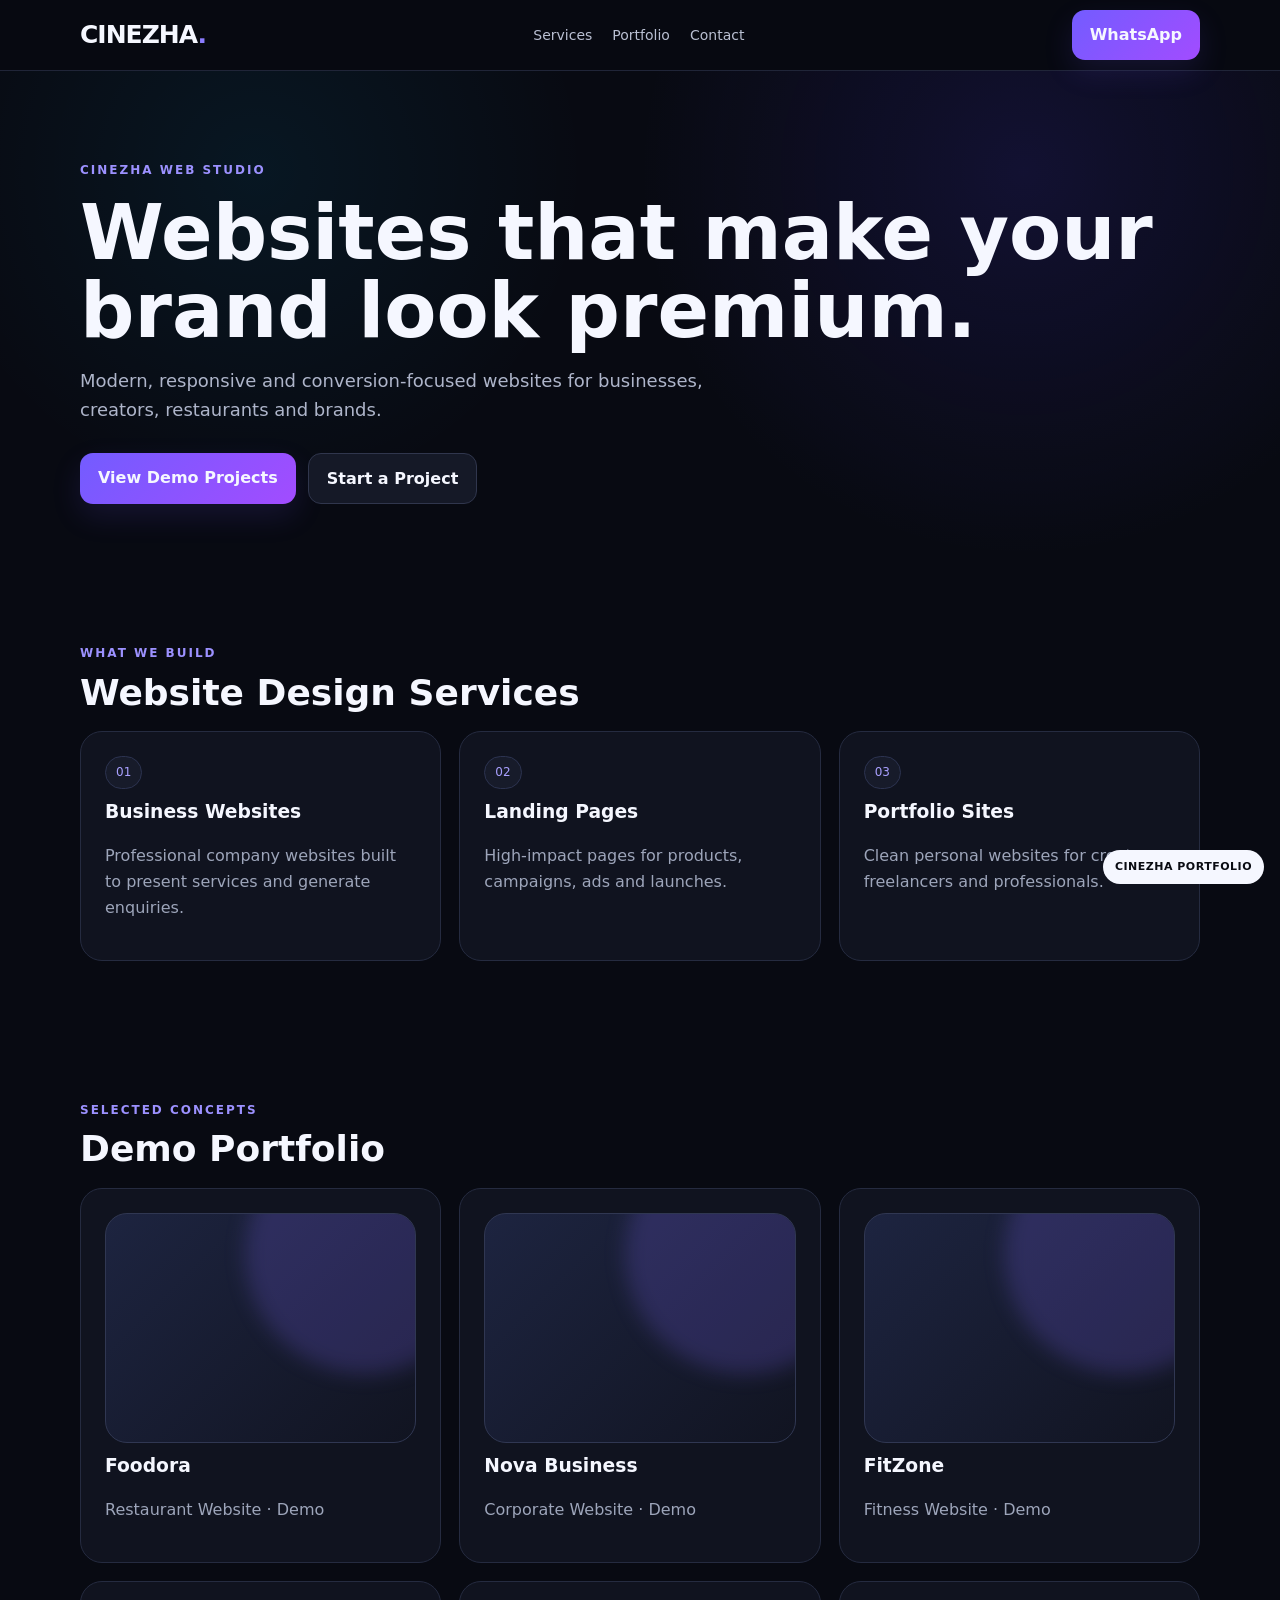
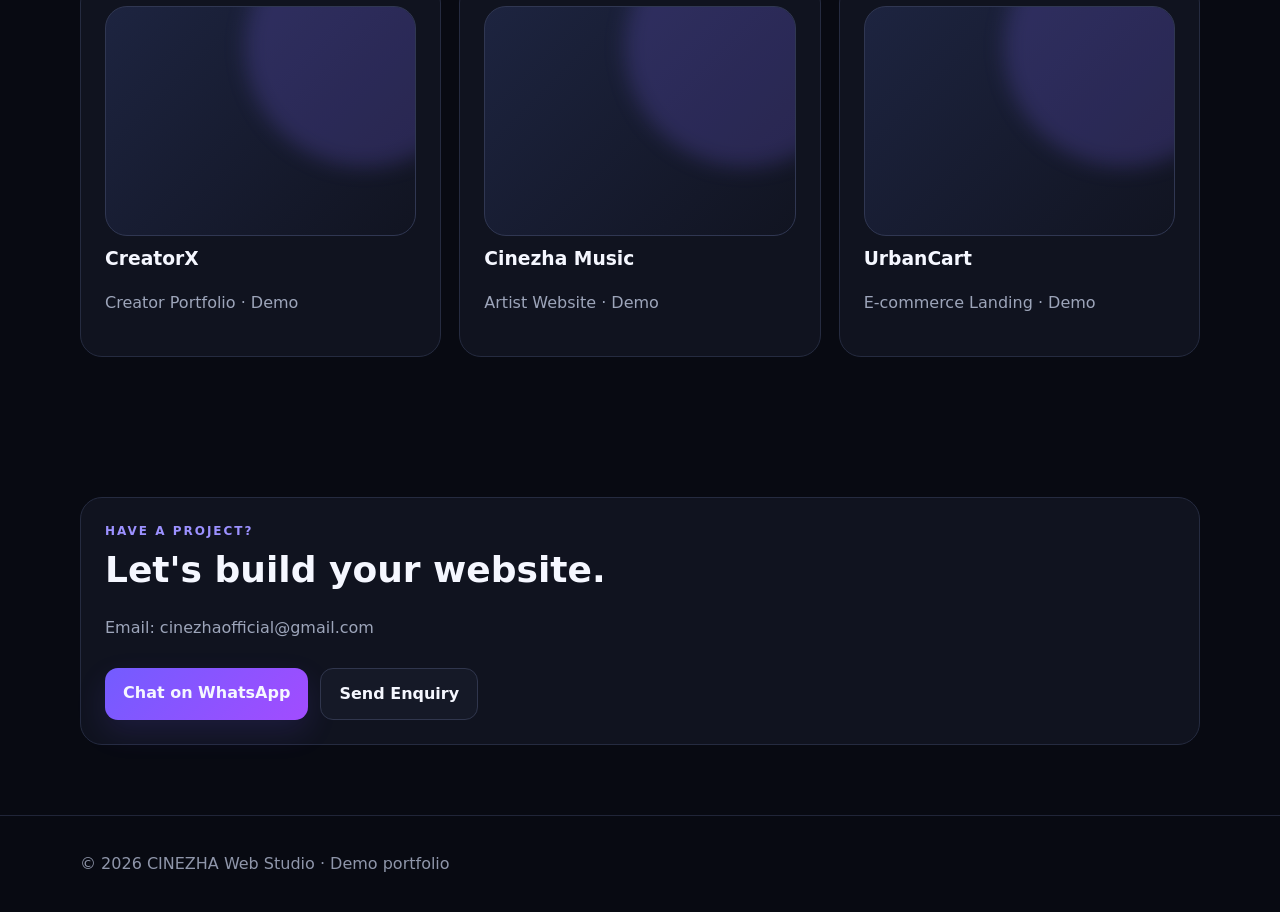
<file: index.html>
<!doctype html><html><head><meta charset="utf-8"><meta name="viewport" content="width=device-width,initial-scale=1"><title>CINEZHA — Web Studio</title><link rel="stylesheet" href="style.css"></head><body><div class="demo">CINEZHA PORTFOLIO</div><nav class="nav"><div class="wrap navin"><a class="brand" href="index.html">CINEZHA<span>.</span></a><div class="navlinks"><a href="#services">Services</a><a href="#portfolio">Portfolio</a><a href="#contact">Contact</a></div><a class="btn" href="https://wa.me/916385834963">WhatsApp</a><span class="menu">☰</span></div></nav><header class="hero"><div class="wrap"><div class="eyebrow">CINEZHA WEB STUDIO</div><h1>Websites that make your brand look premium.</h1><p>Modern, responsive and conversion-focused websites for businesses, creators, restaurants and brands.</p><div class="actions"><a class="btn" href="#portfolio">View Demo Projects</a><a class="btn alt" href="#contact">Start a Project</a></div></div></header><section id="services" class="section"><div class="wrap"><div class="eyebrow">What we build</div><h2>Website Design Services</h2><div class="grid g3"><div class="card"><span class="tag">01</span><h3>Business Websites</h3><p class="muted">Professional company websites built to present services and generate enquiries.</p></div><div class="card"><span class="tag">02</span><h3>Landing Pages</h3><p class="muted">High-impact pages for products, campaigns, ads and launches.</p></div><div class="card"><span class="tag">03</span><h3>Portfolio Sites</h3><p class="muted">Clean personal websites for creators, freelancers and professionals.</p></div></div></div></section><section id="portfolio" class="section"><div class="wrap"><div class="eyebrow">Selected concepts</div><h2>Demo Portfolio</h2><div class="grid g3"><a class="card" href="demos/foodora.html"><div class="visual"></div><h3>Foodora</h3><p class="muted">Restaurant Website · Demo</p></a><a class="card" href="demos/nova-business.html"><div class="visual"></div><h3>Nova Business</h3><p class="muted">Corporate Website · Demo</p></a><a class="card" href="demos/fitzone.html"><div class="visual"></div><h3>FitZone</h3><p class="muted">Fitness Website · Demo</p></a><a class="card" href="demos/creatorx.html"><div class="visual"></div><h3>CreatorX</h3><p class="muted">Creator Portfolio · Demo</p></a><a class="card" href="demos/cinezha-music.html"><div class="visual"></div><h3>Cinezha Music</h3><p class="muted">Artist Website · Demo</p></a><a class="card" href="demos/urbancart.html"><div class="visual"></div><h3>UrbanCart</h3><p class="muted">E-commerce Landing · Demo</p></a></div></div></section><section id="contact" class="section"><div class="wrap"><div class="card"><div class="eyebrow">Have a project?</div><h2>Let's build your website.</h2><p class="muted">Email: cinezhaofficial@gmail.com</p><div class="actions"><a class="btn" href="https://wa.me/916385834963">Chat on WhatsApp</a><a class="btn alt" href="mailto:cinezhaofficial@gmail.com">Send Enquiry</a></div></div></div></section><footer class="footer"><div class="wrap">© 2026 CINEZHA Web Studio · Demo portfolio</div></footer></body></html>
</file>
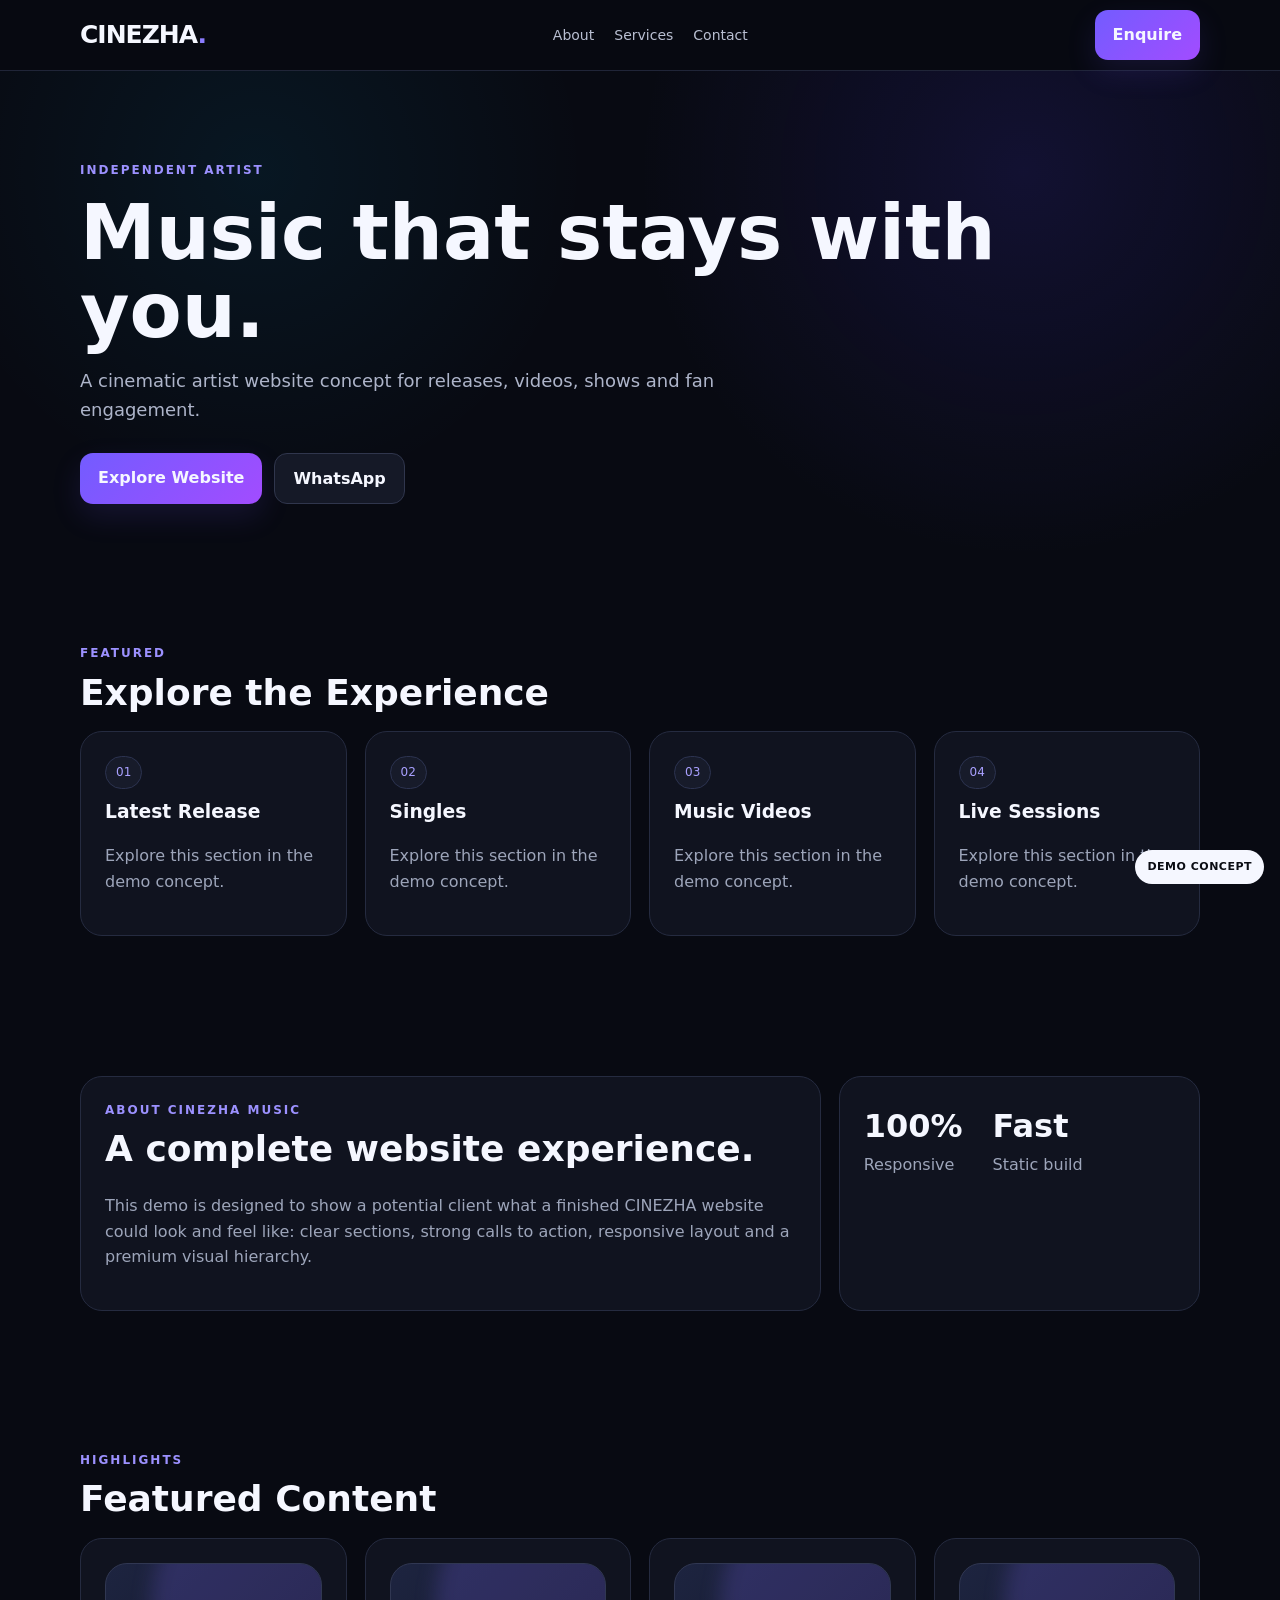
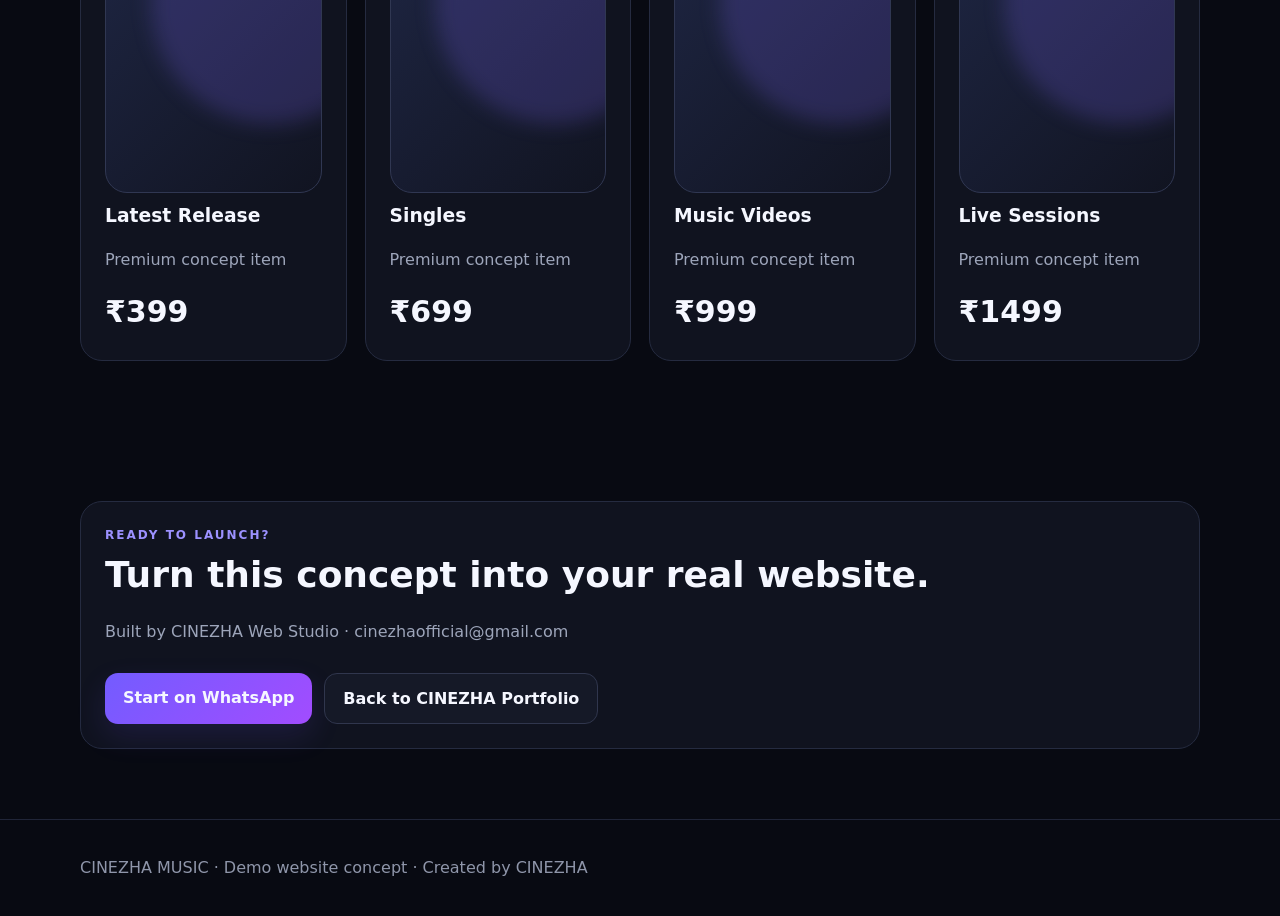
<file: demos/cinezha-music.html>
<!doctype html><html><head><meta charset="utf-8"><meta name="viewport" content="width=device-width,initial-scale=1"><title>CINEZHA MUSIC — Demo Concept</title><link rel="stylesheet" href="../style.css"></head><body><div class="demo">DEMO CONCEPT</div><nav class="nav"><div class="wrap navin"><a class="brand" href="../index.html">CINEZHA<span>.</span></a><div class="navlinks"><a href="#about">About</a><a href="#services">Services</a><a href="#contact">Contact</a></div><a class="btn" href="https://wa.me/916385834963">Enquire</a><span class="menu">☰</span></div></nav><header class="hero"><div class="wrap"><div class="eyebrow">Independent Artist</div><h1>Music that stays with you.</h1><p>A cinematic artist website concept for releases, videos, shows and fan engagement.</p><div class="actions"><a class="btn" href="#services">Explore Website</a><a class="btn alt" href="https://wa.me/916385834963">WhatsApp</a></div></div></header><section id="services" class="section"><div class="wrap"><div class="eyebrow">Featured</div><h2>Explore the Experience</h2><div class="grid g4"><div class="card"><span class="tag">01</span><h3>Latest Release</h3><p class="muted">Explore this section in the demo concept.</p></div><div class="card"><span class="tag">02</span><h3>Singles</h3><p class="muted">Explore this section in the demo concept.</p></div><div class="card"><span class="tag">03</span><h3>Music Videos</h3><p class="muted">Explore this section in the demo concept.</p></div><div class="card"><span class="tag">04</span><h3>Live Sessions</h3><p class="muted">Explore this section in the demo concept.</p></div></div></div></section><section id="about" class="section"><div class="wrap"><div class="grid g3"><div class="card" style="grid-column:span 2"><div class="eyebrow">About CINEZHA MUSIC</div><h2>A complete website experience.</h2><p class="muted">This demo is designed to show a potential client what a finished CINEZHA website could look and feel like: clear sections, strong calls to action, responsive layout and a premium visual hierarchy.</p></div><div class="card"><div class="stats"><div class="stat"><strong>100%</strong><span class="muted">Responsive</span></div><div class="stat"><strong>Fast</strong><span class="muted">Static build</span></div></div></div></div></div></section><section class="section"><div class="wrap"><div class="eyebrow">Highlights</div><h2>Featured Content</h2><div class="grid g4"><div class="card"><div class="visual"></div><h3>Latest Release</h3><p class="muted">Premium concept item</p><div class="price">₹399</div></div><div class="card"><div class="visual"></div><h3>Singles</h3><p class="muted">Premium concept item</p><div class="price">₹699</div></div><div class="card"><div class="visual"></div><h3>Music Videos</h3><p class="muted">Premium concept item</p><div class="price">₹999</div></div><div class="card"><div class="visual"></div><h3>Live Sessions</h3><p class="muted">Premium concept item</p><div class="price">₹1499</div></div></div></div></section><section id="contact" class="section"><div class="wrap"><div class="card"><div class="eyebrow">Ready to launch?</div><h2>Turn this concept into your real website.</h2><p class="muted">Built by CINEZHA Web Studio · cinezhaofficial@gmail.com</p><div class="actions"><a class="btn" href="https://wa.me/916385834963">Start on WhatsApp</a><a class="btn alt" href="../index.html">Back to CINEZHA Portfolio</a></div></div></div></section><footer class="footer"><div class="wrap">CINEZHA MUSIC · Demo website concept · Created by CINEZHA</div></footer></body></html>
</file>
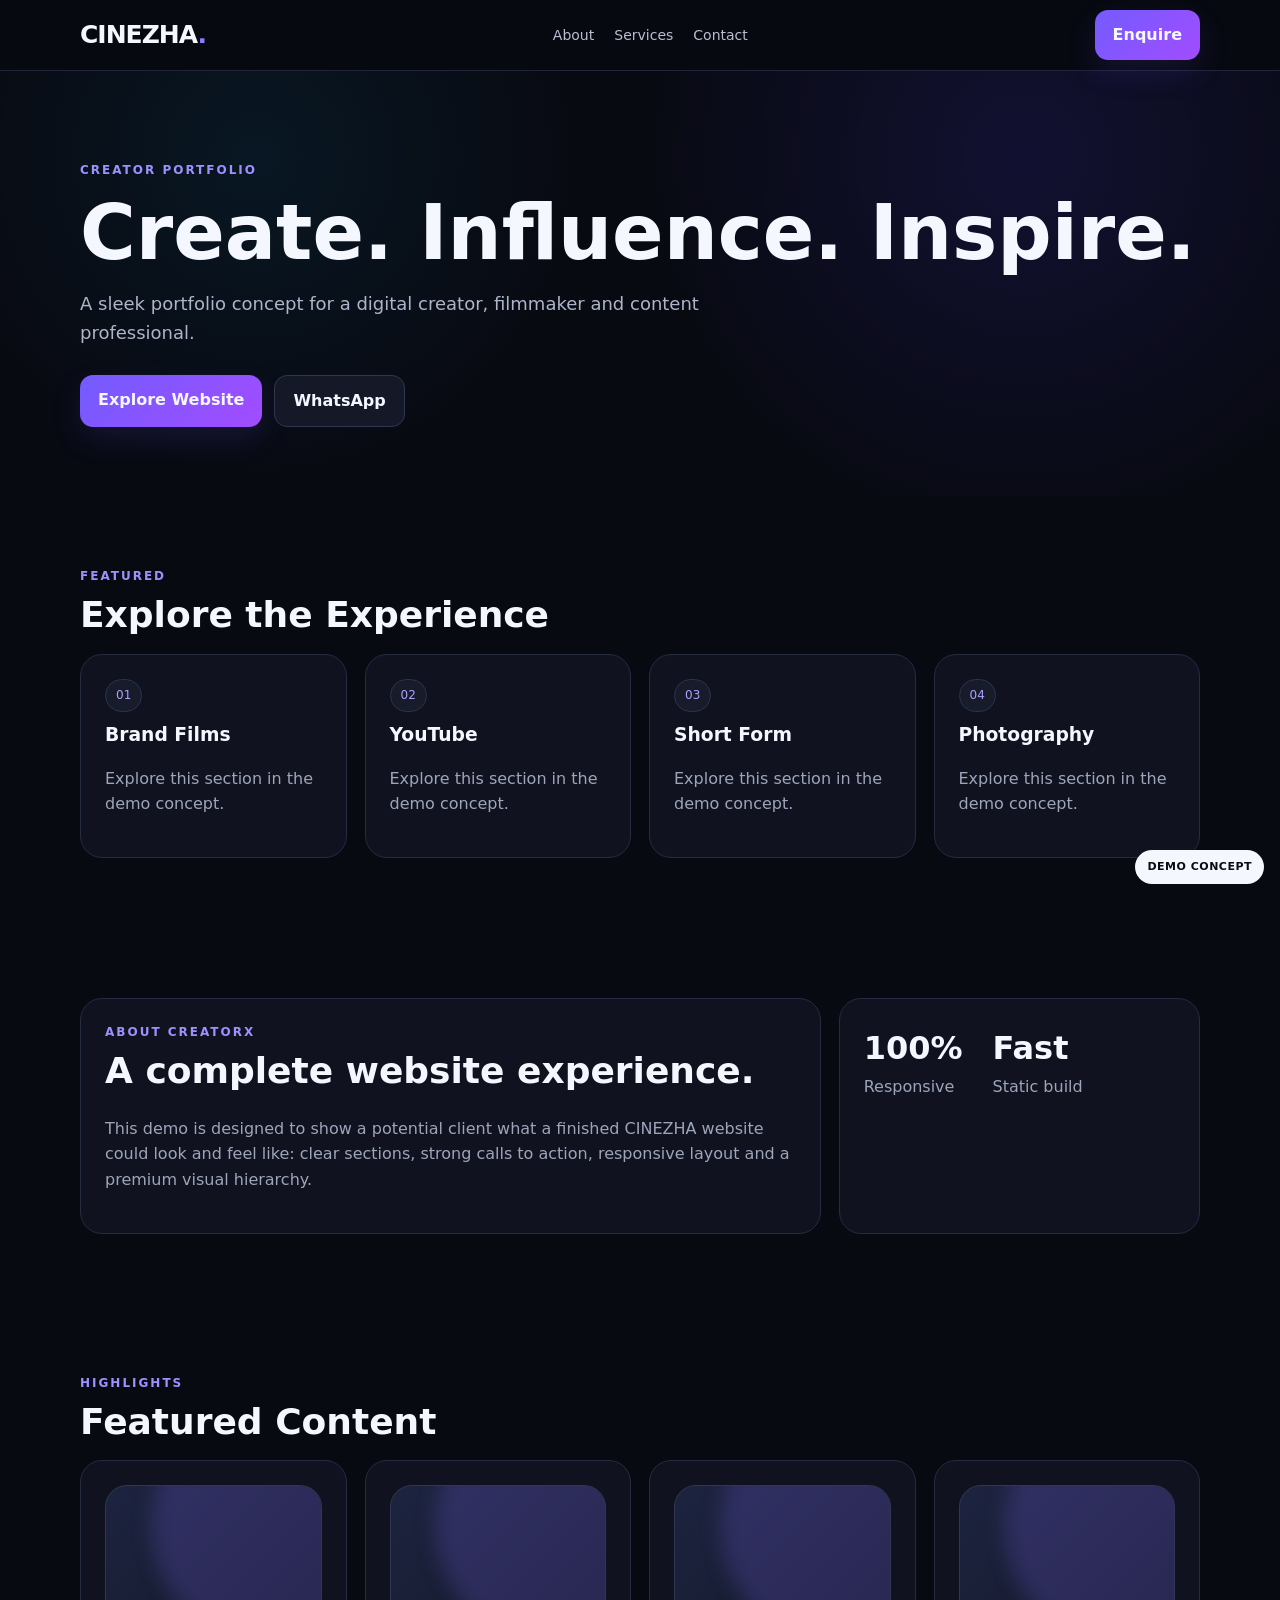
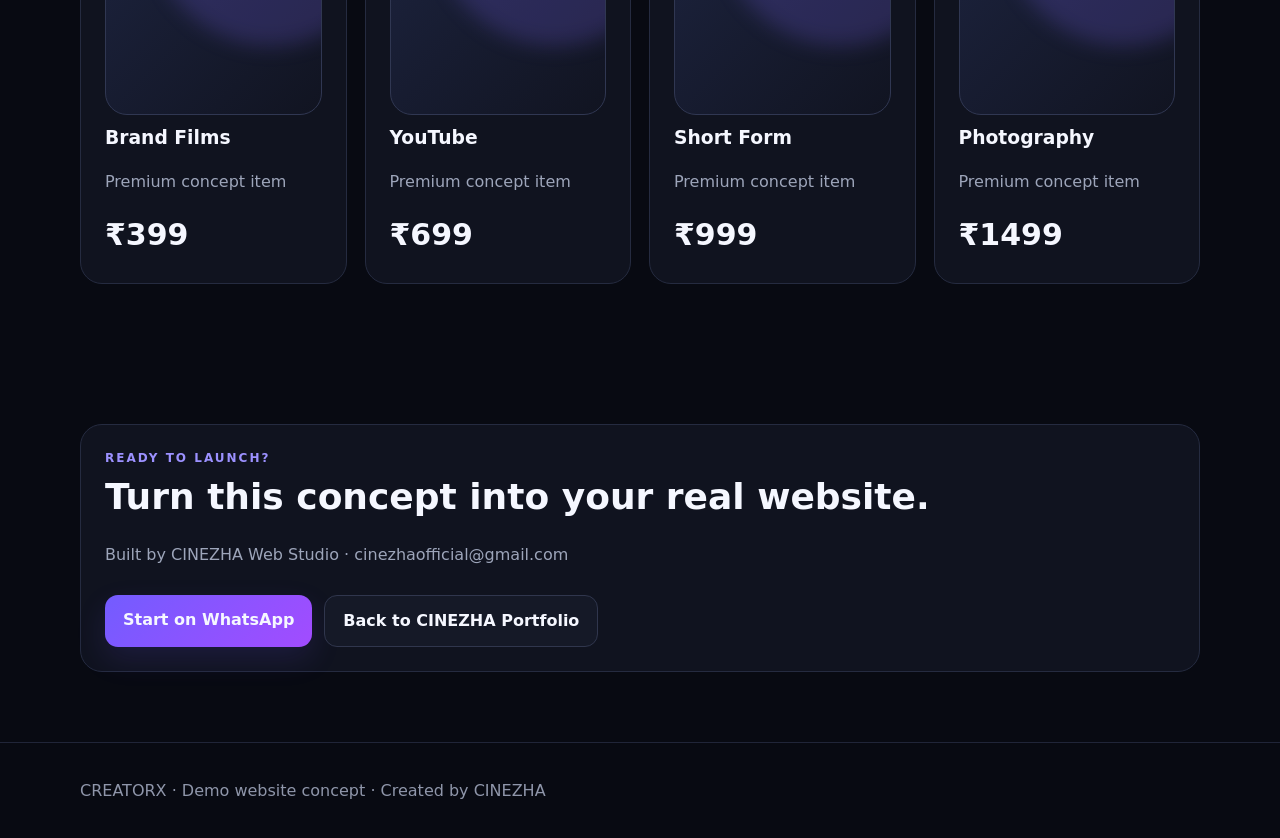
<file: demos/creatorx.html>
<!doctype html><html><head><meta charset="utf-8"><meta name="viewport" content="width=device-width,initial-scale=1"><title>CREATORX — Demo Concept</title><link rel="stylesheet" href="../style.css"></head><body><div class="demo">DEMO CONCEPT</div><nav class="nav"><div class="wrap navin"><a class="brand" href="../index.html">CINEZHA<span>.</span></a><div class="navlinks"><a href="#about">About</a><a href="#services">Services</a><a href="#contact">Contact</a></div><a class="btn" href="https://wa.me/916385834963">Enquire</a><span class="menu">☰</span></div></nav><header class="hero"><div class="wrap"><div class="eyebrow">Creator Portfolio</div><h1>Create. Influence. Inspire.</h1><p>A sleek portfolio concept for a digital creator, filmmaker and content professional.</p><div class="actions"><a class="btn" href="#services">Explore Website</a><a class="btn alt" href="https://wa.me/916385834963">WhatsApp</a></div></div></header><section id="services" class="section"><div class="wrap"><div class="eyebrow">Featured</div><h2>Explore the Experience</h2><div class="grid g4"><div class="card"><span class="tag">01</span><h3>Brand Films</h3><p class="muted">Explore this section in the demo concept.</p></div><div class="card"><span class="tag">02</span><h3>YouTube</h3><p class="muted">Explore this section in the demo concept.</p></div><div class="card"><span class="tag">03</span><h3>Short Form</h3><p class="muted">Explore this section in the demo concept.</p></div><div class="card"><span class="tag">04</span><h3>Photography</h3><p class="muted">Explore this section in the demo concept.</p></div></div></div></section><section id="about" class="section"><div class="wrap"><div class="grid g3"><div class="card" style="grid-column:span 2"><div class="eyebrow">About CREATORX</div><h2>A complete website experience.</h2><p class="muted">This demo is designed to show a potential client what a finished CINEZHA website could look and feel like: clear sections, strong calls to action, responsive layout and a premium visual hierarchy.</p></div><div class="card"><div class="stats"><div class="stat"><strong>100%</strong><span class="muted">Responsive</span></div><div class="stat"><strong>Fast</strong><span class="muted">Static build</span></div></div></div></div></div></section><section class="section"><div class="wrap"><div class="eyebrow">Highlights</div><h2>Featured Content</h2><div class="grid g4"><div class="card"><div class="visual"></div><h3>Brand Films</h3><p class="muted">Premium concept item</p><div class="price">₹399</div></div><div class="card"><div class="visual"></div><h3>YouTube</h3><p class="muted">Premium concept item</p><div class="price">₹699</div></div><div class="card"><div class="visual"></div><h3>Short Form</h3><p class="muted">Premium concept item</p><div class="price">₹999</div></div><div class="card"><div class="visual"></div><h3>Photography</h3><p class="muted">Premium concept item</p><div class="price">₹1499</div></div></div></div></section><section id="contact" class="section"><div class="wrap"><div class="card"><div class="eyebrow">Ready to launch?</div><h2>Turn this concept into your real website.</h2><p class="muted">Built by CINEZHA Web Studio · cinezhaofficial@gmail.com</p><div class="actions"><a class="btn" href="https://wa.me/916385834963">Start on WhatsApp</a><a class="btn alt" href="../index.html">Back to CINEZHA Portfolio</a></div></div></div></section><footer class="footer"><div class="wrap">CREATORX · Demo website concept · Created by CINEZHA</div></footer></body></html>
</file>
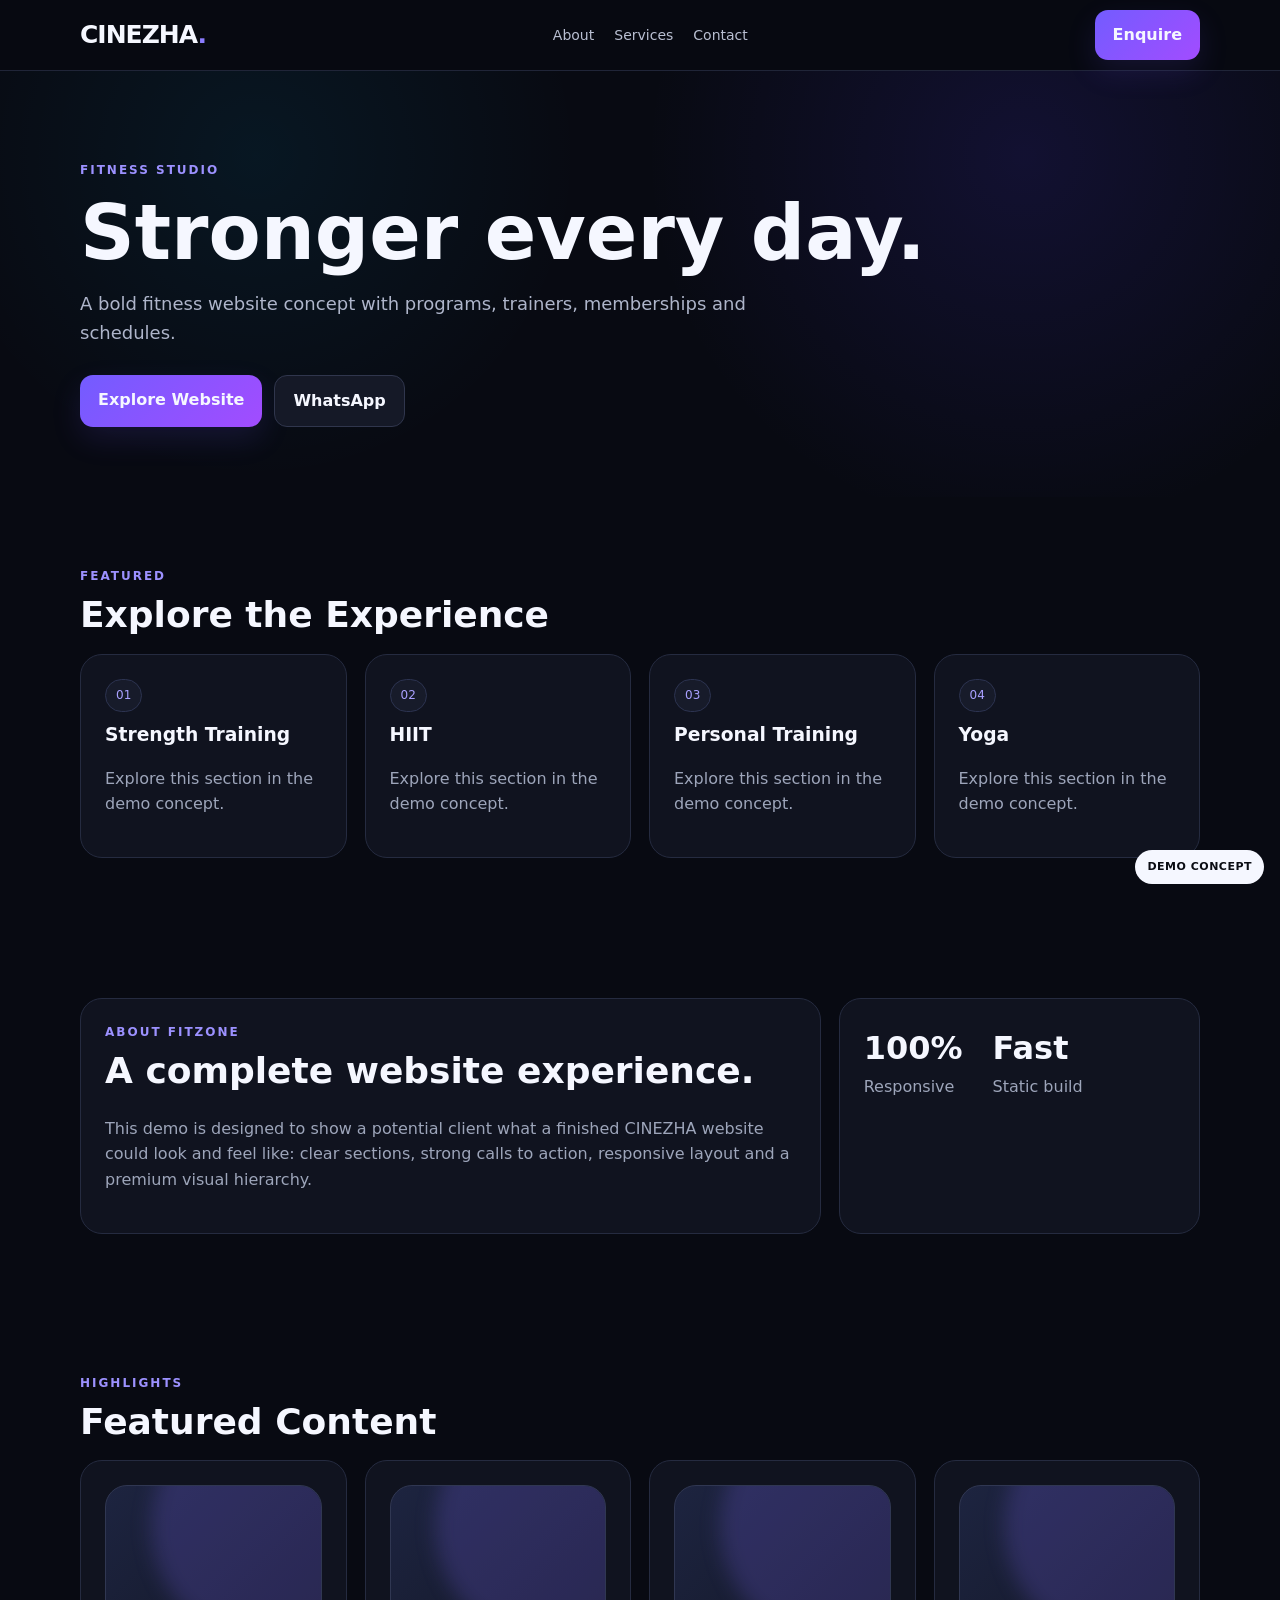
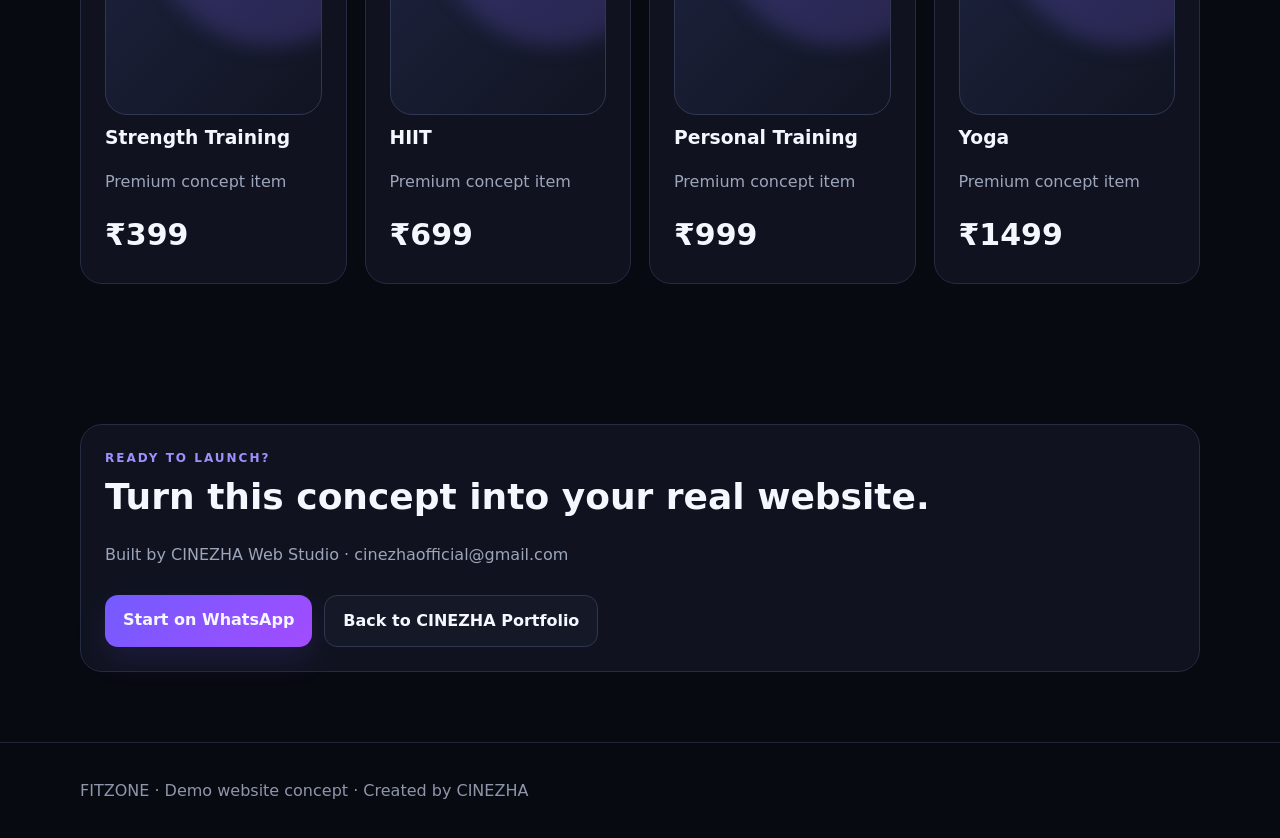
<file: demos/fitzone.html>
<!doctype html><html><head><meta charset="utf-8"><meta name="viewport" content="width=device-width,initial-scale=1"><title>FITZONE — Demo Concept</title><link rel="stylesheet" href="../style.css"></head><body><div class="demo">DEMO CONCEPT</div><nav class="nav"><div class="wrap navin"><a class="brand" href="../index.html">CINEZHA<span>.</span></a><div class="navlinks"><a href="#about">About</a><a href="#services">Services</a><a href="#contact">Contact</a></div><a class="btn" href="https://wa.me/916385834963">Enquire</a><span class="menu">☰</span></div></nav><header class="hero"><div class="wrap"><div class="eyebrow">Fitness Studio</div><h1>Stronger every day.</h1><p>A bold fitness website concept with programs, trainers, memberships and schedules.</p><div class="actions"><a class="btn" href="#services">Explore Website</a><a class="btn alt" href="https://wa.me/916385834963">WhatsApp</a></div></div></header><section id="services" class="section"><div class="wrap"><div class="eyebrow">Featured</div><h2>Explore the Experience</h2><div class="grid g4"><div class="card"><span class="tag">01</span><h3>Strength Training</h3><p class="muted">Explore this section in the demo concept.</p></div><div class="card"><span class="tag">02</span><h3>HIIT</h3><p class="muted">Explore this section in the demo concept.</p></div><div class="card"><span class="tag">03</span><h3>Personal Training</h3><p class="muted">Explore this section in the demo concept.</p></div><div class="card"><span class="tag">04</span><h3>Yoga</h3><p class="muted">Explore this section in the demo concept.</p></div></div></div></section><section id="about" class="section"><div class="wrap"><div class="grid g3"><div class="card" style="grid-column:span 2"><div class="eyebrow">About FITZONE</div><h2>A complete website experience.</h2><p class="muted">This demo is designed to show a potential client what a finished CINEZHA website could look and feel like: clear sections, strong calls to action, responsive layout and a premium visual hierarchy.</p></div><div class="card"><div class="stats"><div class="stat"><strong>100%</strong><span class="muted">Responsive</span></div><div class="stat"><strong>Fast</strong><span class="muted">Static build</span></div></div></div></div></div></section><section class="section"><div class="wrap"><div class="eyebrow">Highlights</div><h2>Featured Content</h2><div class="grid g4"><div class="card"><div class="visual"></div><h3>Strength Training</h3><p class="muted">Premium concept item</p><div class="price">₹399</div></div><div class="card"><div class="visual"></div><h3>HIIT</h3><p class="muted">Premium concept item</p><div class="price">₹699</div></div><div class="card"><div class="visual"></div><h3>Personal Training</h3><p class="muted">Premium concept item</p><div class="price">₹999</div></div><div class="card"><div class="visual"></div><h3>Yoga</h3><p class="muted">Premium concept item</p><div class="price">₹1499</div></div></div></div></section><section id="contact" class="section"><div class="wrap"><div class="card"><div class="eyebrow">Ready to launch?</div><h2>Turn this concept into your real website.</h2><p class="muted">Built by CINEZHA Web Studio · cinezhaofficial@gmail.com</p><div class="actions"><a class="btn" href="https://wa.me/916385834963">Start on WhatsApp</a><a class="btn alt" href="../index.html">Back to CINEZHA Portfolio</a></div></div></div></section><footer class="footer"><div class="wrap">FITZONE · Demo website concept · Created by CINEZHA</div></footer></body></html>
</file>
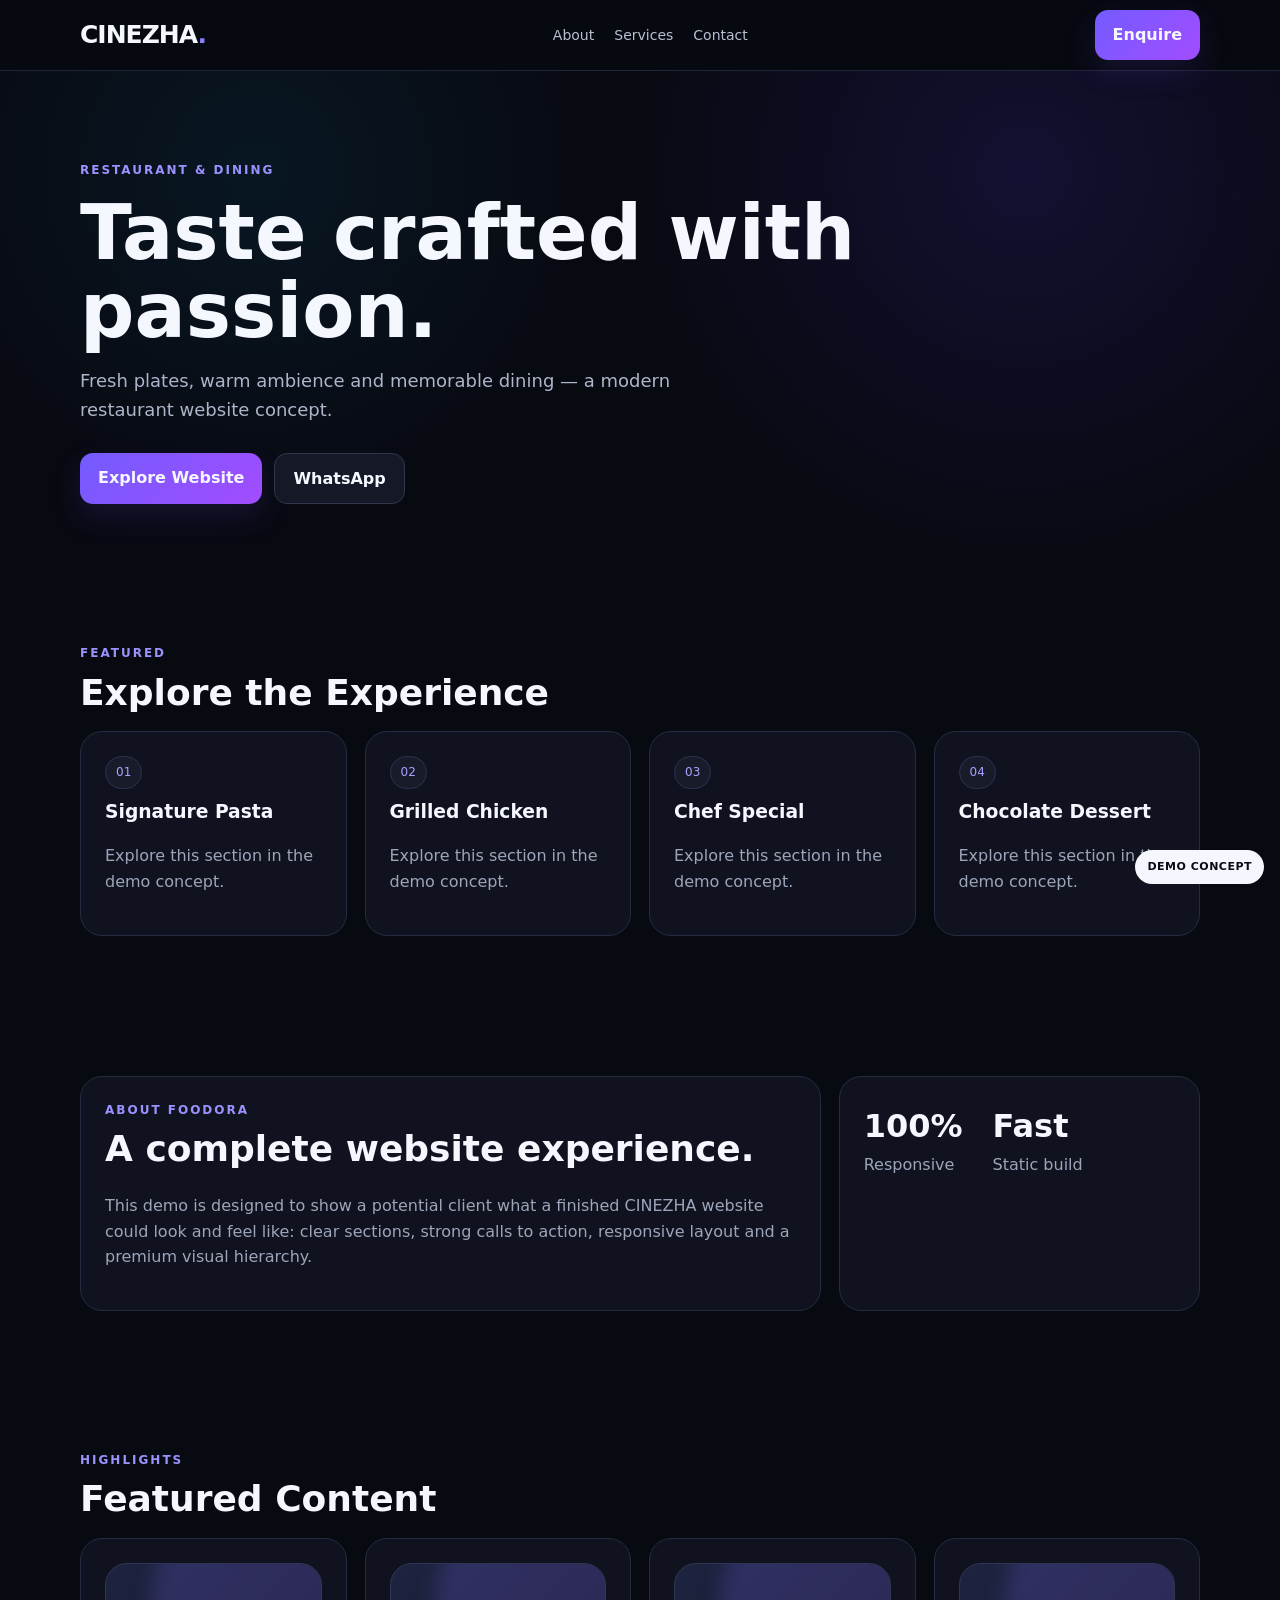
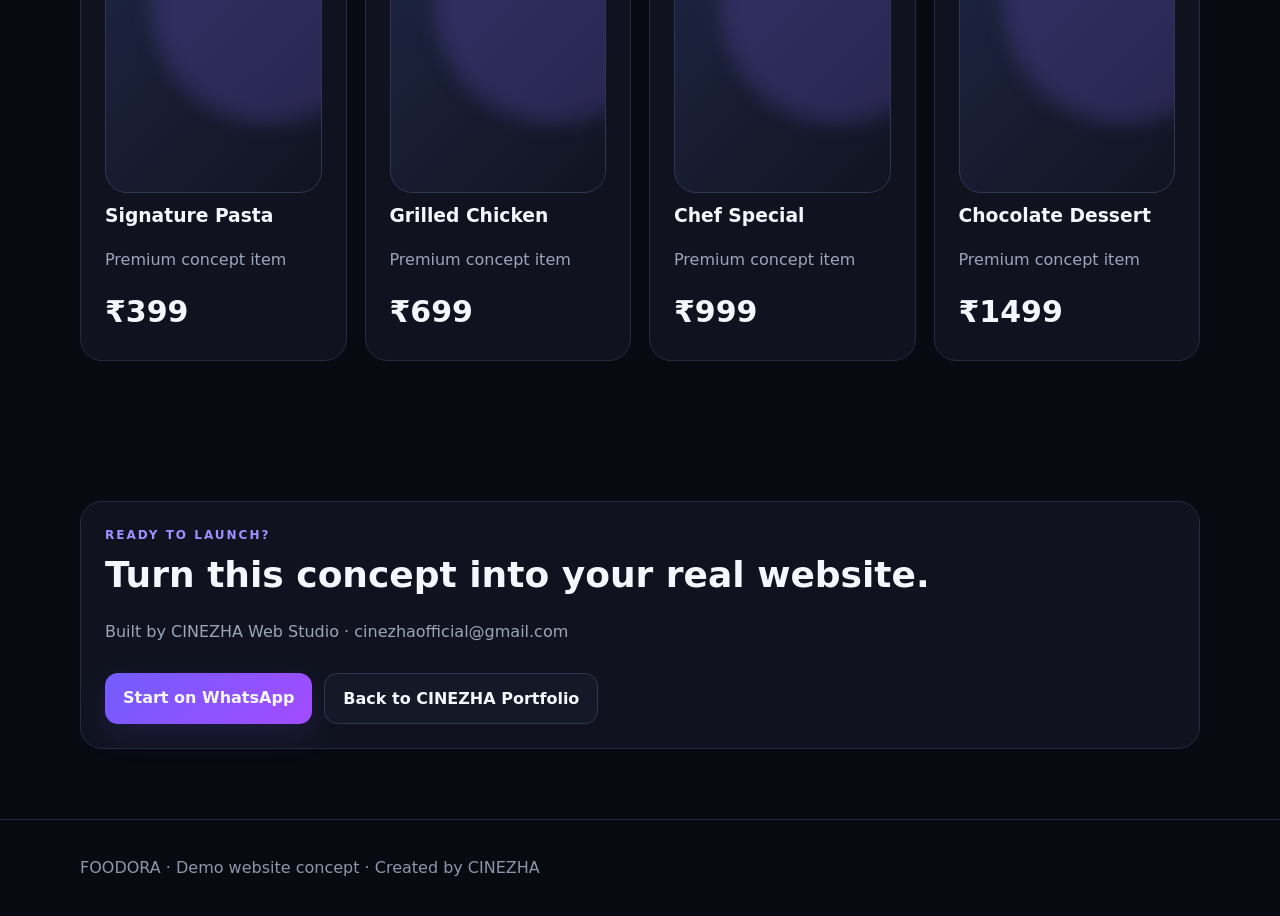
<file: demos/foodora.html>
<!doctype html><html><head><meta charset="utf-8"><meta name="viewport" content="width=device-width,initial-scale=1"><title>FOODORA — Demo Concept</title><link rel="stylesheet" href="../style.css"></head><body><div class="demo">DEMO CONCEPT</div><nav class="nav"><div class="wrap navin"><a class="brand" href="../index.html">CINEZHA<span>.</span></a><div class="navlinks"><a href="#about">About</a><a href="#services">Services</a><a href="#contact">Contact</a></div><a class="btn" href="https://wa.me/916385834963">Enquire</a><span class="menu">☰</span></div></nav><header class="hero"><div class="wrap"><div class="eyebrow">Restaurant & Dining</div><h1>Taste crafted with passion.</h1><p>Fresh plates, warm ambience and memorable dining — a modern restaurant website concept.</p><div class="actions"><a class="btn" href="#services">Explore Website</a><a class="btn alt" href="https://wa.me/916385834963">WhatsApp</a></div></div></header><section id="services" class="section"><div class="wrap"><div class="eyebrow">Featured</div><h2>Explore the Experience</h2><div class="grid g4"><div class="card"><span class="tag">01</span><h3>Signature Pasta</h3><p class="muted">Explore this section in the demo concept.</p></div><div class="card"><span class="tag">02</span><h3>Grilled Chicken</h3><p class="muted">Explore this section in the demo concept.</p></div><div class="card"><span class="tag">03</span><h3>Chef Special</h3><p class="muted">Explore this section in the demo concept.</p></div><div class="card"><span class="tag">04</span><h3>Chocolate Dessert</h3><p class="muted">Explore this section in the demo concept.</p></div></div></div></section><section id="about" class="section"><div class="wrap"><div class="grid g3"><div class="card" style="grid-column:span 2"><div class="eyebrow">About FOODORA</div><h2>A complete website experience.</h2><p class="muted">This demo is designed to show a potential client what a finished CINEZHA website could look and feel like: clear sections, strong calls to action, responsive layout and a premium visual hierarchy.</p></div><div class="card"><div class="stats"><div class="stat"><strong>100%</strong><span class="muted">Responsive</span></div><div class="stat"><strong>Fast</strong><span class="muted">Static build</span></div></div></div></div></div></section><section class="section"><div class="wrap"><div class="eyebrow">Highlights</div><h2>Featured Content</h2><div class="grid g4"><div class="card"><div class="visual"></div><h3>Signature Pasta</h3><p class="muted">Premium concept item</p><div class="price">₹399</div></div><div class="card"><div class="visual"></div><h3>Grilled Chicken</h3><p class="muted">Premium concept item</p><div class="price">₹699</div></div><div class="card"><div class="visual"></div><h3>Chef Special</h3><p class="muted">Premium concept item</p><div class="price">₹999</div></div><div class="card"><div class="visual"></div><h3>Chocolate Dessert</h3><p class="muted">Premium concept item</p><div class="price">₹1499</div></div></div></div></section><section id="contact" class="section"><div class="wrap"><div class="card"><div class="eyebrow">Ready to launch?</div><h2>Turn this concept into your real website.</h2><p class="muted">Built by CINEZHA Web Studio · cinezhaofficial@gmail.com</p><div class="actions"><a class="btn" href="https://wa.me/916385834963">Start on WhatsApp</a><a class="btn alt" href="../index.html">Back to CINEZHA Portfolio</a></div></div></div></section><footer class="footer"><div class="wrap">FOODORA · Demo website concept · Created by CINEZHA</div></footer></body></html>
</file>
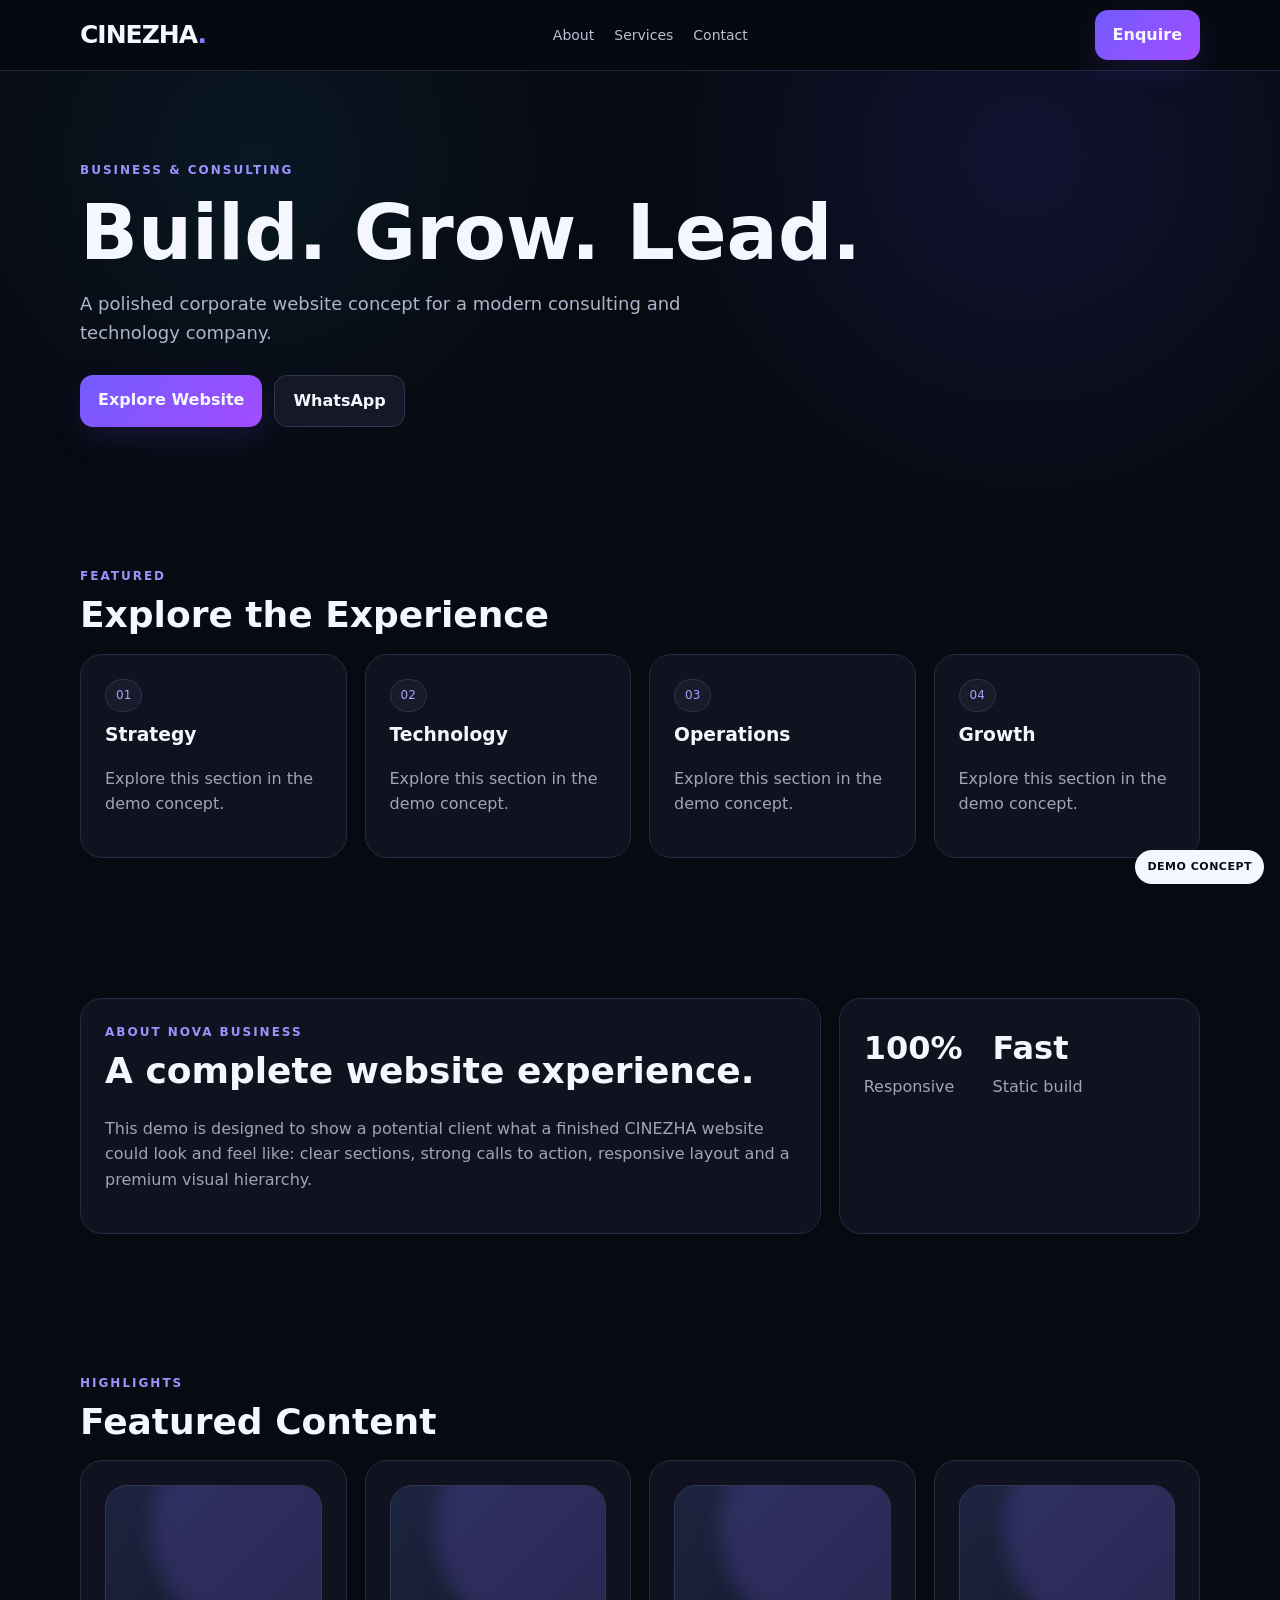
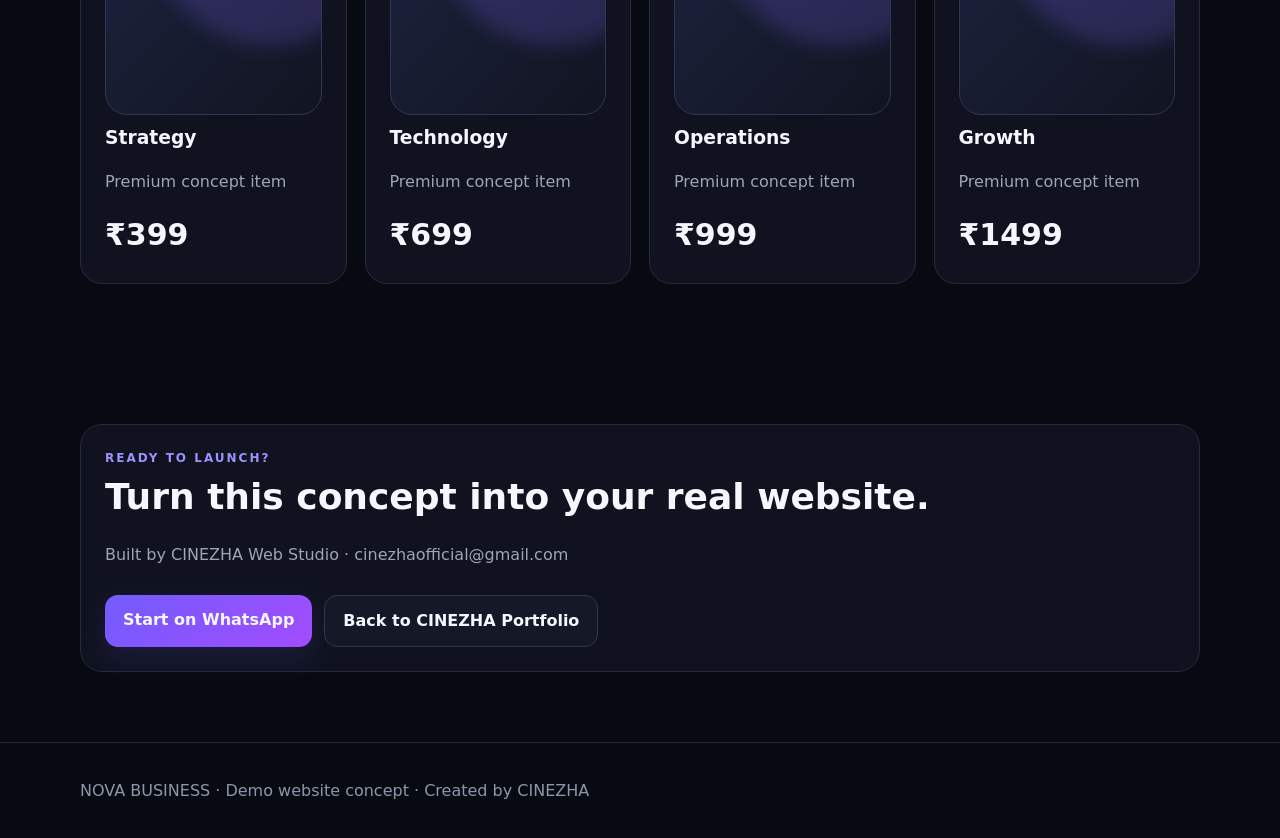
<file: demos/nova-business.html>
<!doctype html><html><head><meta charset="utf-8"><meta name="viewport" content="width=device-width,initial-scale=1"><title>NOVA BUSINESS — Demo Concept</title><link rel="stylesheet" href="../style.css"></head><body><div class="demo">DEMO CONCEPT</div><nav class="nav"><div class="wrap navin"><a class="brand" href="../index.html">CINEZHA<span>.</span></a><div class="navlinks"><a href="#about">About</a><a href="#services">Services</a><a href="#contact">Contact</a></div><a class="btn" href="https://wa.me/916385834963">Enquire</a><span class="menu">☰</span></div></nav><header class="hero"><div class="wrap"><div class="eyebrow">Business & Consulting</div><h1>Build. Grow. Lead.</h1><p>A polished corporate website concept for a modern consulting and technology company.</p><div class="actions"><a class="btn" href="#services">Explore Website</a><a class="btn alt" href="https://wa.me/916385834963">WhatsApp</a></div></div></header><section id="services" class="section"><div class="wrap"><div class="eyebrow">Featured</div><h2>Explore the Experience</h2><div class="grid g4"><div class="card"><span class="tag">01</span><h3>Strategy</h3><p class="muted">Explore this section in the demo concept.</p></div><div class="card"><span class="tag">02</span><h3>Technology</h3><p class="muted">Explore this section in the demo concept.</p></div><div class="card"><span class="tag">03</span><h3>Operations</h3><p class="muted">Explore this section in the demo concept.</p></div><div class="card"><span class="tag">04</span><h3>Growth</h3><p class="muted">Explore this section in the demo concept.</p></div></div></div></section><section id="about" class="section"><div class="wrap"><div class="grid g3"><div class="card" style="grid-column:span 2"><div class="eyebrow">About NOVA BUSINESS</div><h2>A complete website experience.</h2><p class="muted">This demo is designed to show a potential client what a finished CINEZHA website could look and feel like: clear sections, strong calls to action, responsive layout and a premium visual hierarchy.</p></div><div class="card"><div class="stats"><div class="stat"><strong>100%</strong><span class="muted">Responsive</span></div><div class="stat"><strong>Fast</strong><span class="muted">Static build</span></div></div></div></div></div></section><section class="section"><div class="wrap"><div class="eyebrow">Highlights</div><h2>Featured Content</h2><div class="grid g4"><div class="card"><div class="visual"></div><h3>Strategy</h3><p class="muted">Premium concept item</p><div class="price">₹399</div></div><div class="card"><div class="visual"></div><h3>Technology</h3><p class="muted">Premium concept item</p><div class="price">₹699</div></div><div class="card"><div class="visual"></div><h3>Operations</h3><p class="muted">Premium concept item</p><div class="price">₹999</div></div><div class="card"><div class="visual"></div><h3>Growth</h3><p class="muted">Premium concept item</p><div class="price">₹1499</div></div></div></div></section><section id="contact" class="section"><div class="wrap"><div class="card"><div class="eyebrow">Ready to launch?</div><h2>Turn this concept into your real website.</h2><p class="muted">Built by CINEZHA Web Studio · cinezhaofficial@gmail.com</p><div class="actions"><a class="btn" href="https://wa.me/916385834963">Start on WhatsApp</a><a class="btn alt" href="../index.html">Back to CINEZHA Portfolio</a></div></div></div></section><footer class="footer"><div class="wrap">NOVA BUSINESS · Demo website concept · Created by CINEZHA</div></footer></body></html>
</file>
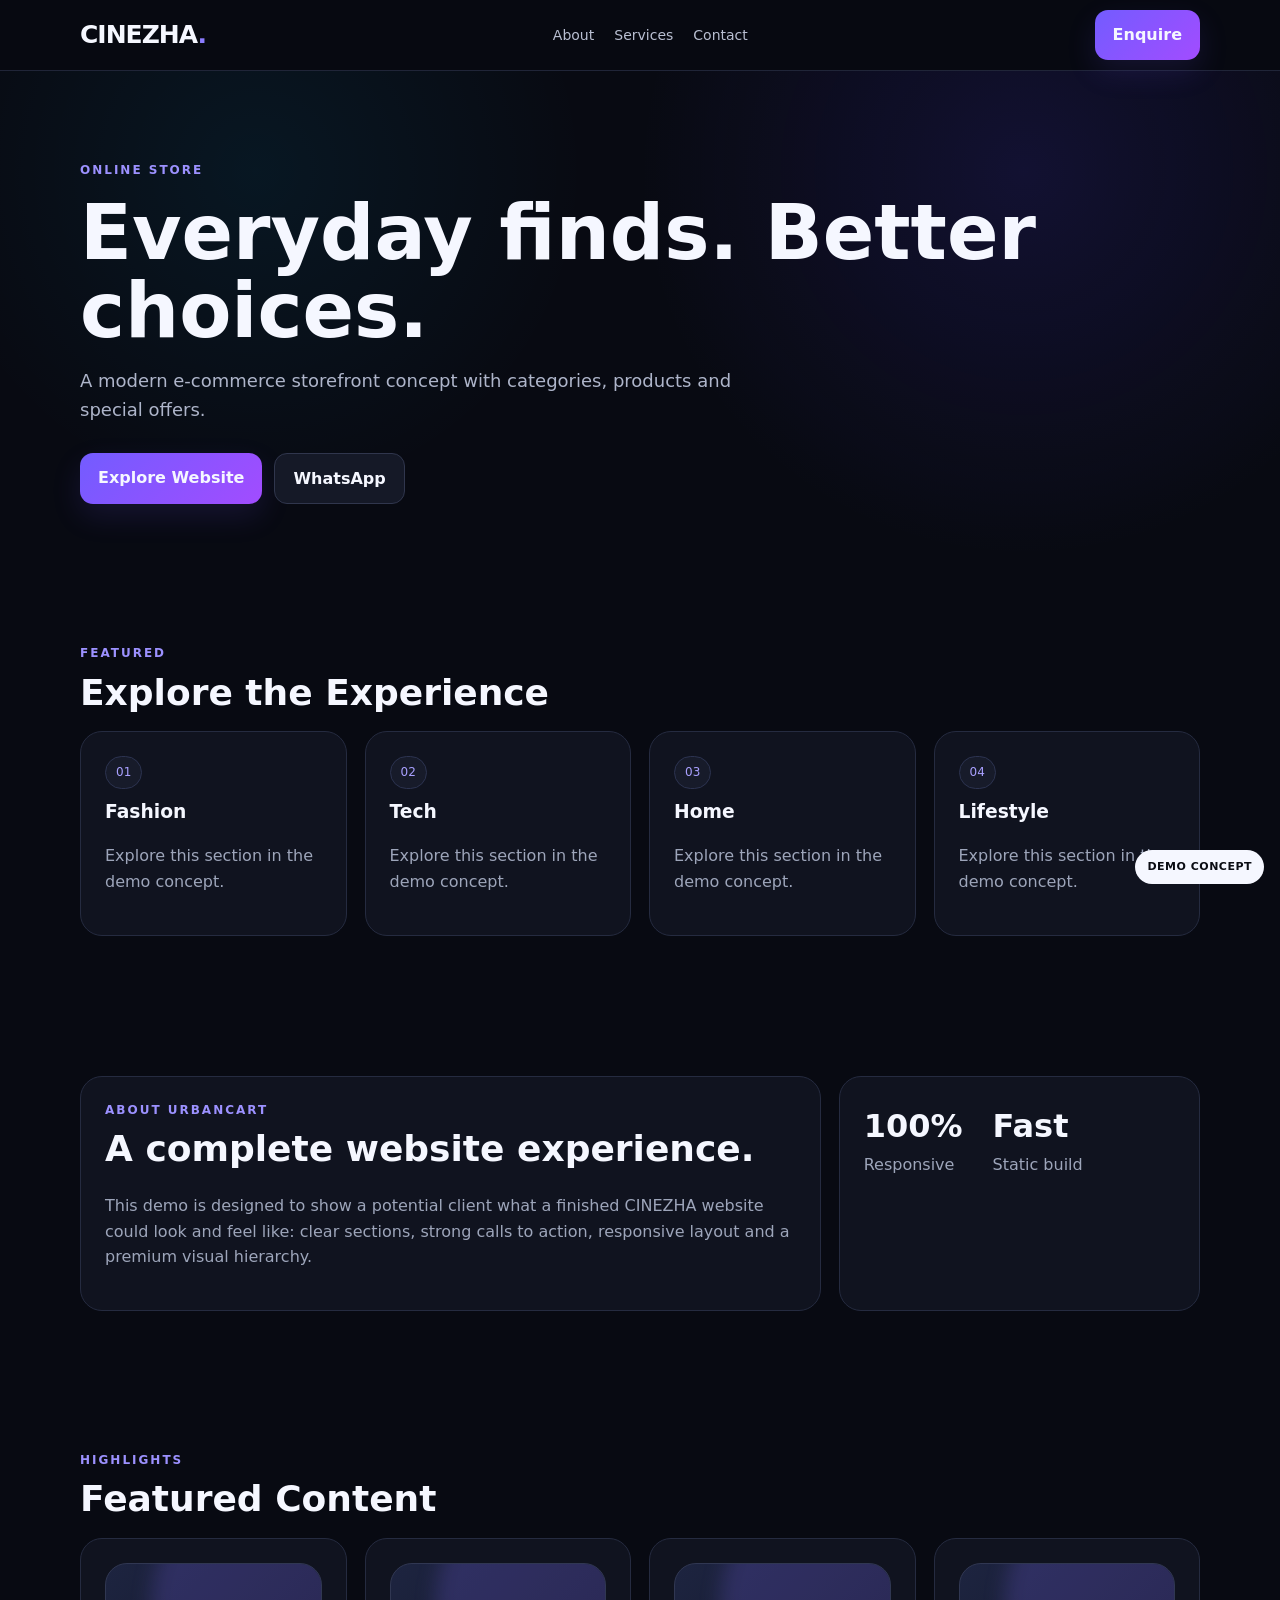
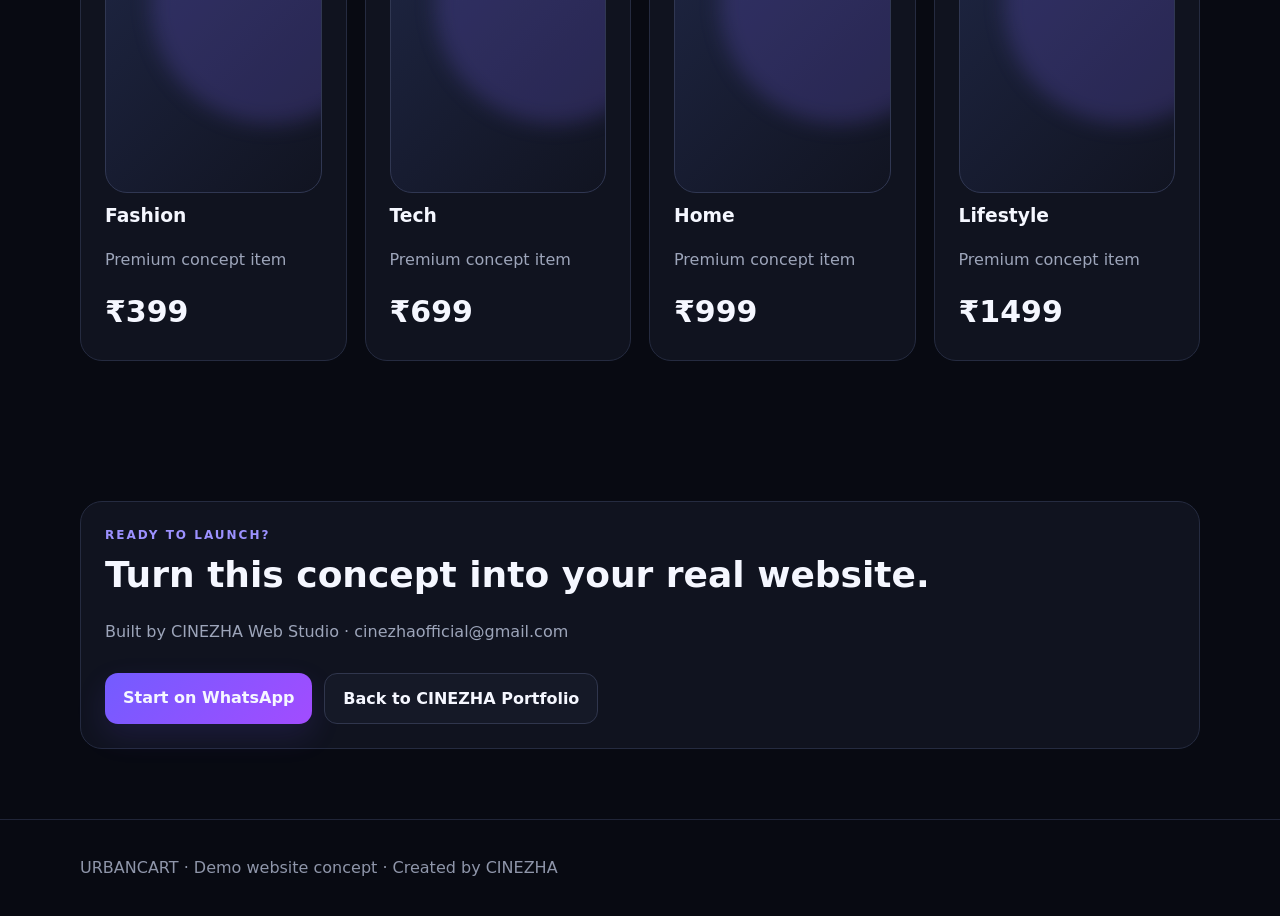
<file: demos/urbancart.html>
<!doctype html><html><head><meta charset="utf-8"><meta name="viewport" content="width=device-width,initial-scale=1"><title>URBANCART — Demo Concept</title><link rel="stylesheet" href="../style.css"></head><body><div class="demo">DEMO CONCEPT</div><nav class="nav"><div class="wrap navin"><a class="brand" href="../index.html">CINEZHA<span>.</span></a><div class="navlinks"><a href="#about">About</a><a href="#services">Services</a><a href="#contact">Contact</a></div><a class="btn" href="https://wa.me/916385834963">Enquire</a><span class="menu">☰</span></div></nav><header class="hero"><div class="wrap"><div class="eyebrow">Online Store</div><h1>Everyday finds. Better choices.</h1><p>A modern e-commerce storefront concept with categories, products and special offers.</p><div class="actions"><a class="btn" href="#services">Explore Website</a><a class="btn alt" href="https://wa.me/916385834963">WhatsApp</a></div></div></header><section id="services" class="section"><div class="wrap"><div class="eyebrow">Featured</div><h2>Explore the Experience</h2><div class="grid g4"><div class="card"><span class="tag">01</span><h3>Fashion</h3><p class="muted">Explore this section in the demo concept.</p></div><div class="card"><span class="tag">02</span><h3>Tech</h3><p class="muted">Explore this section in the demo concept.</p></div><div class="card"><span class="tag">03</span><h3>Home</h3><p class="muted">Explore this section in the demo concept.</p></div><div class="card"><span class="tag">04</span><h3>Lifestyle</h3><p class="muted">Explore this section in the demo concept.</p></div></div></div></section><section id="about" class="section"><div class="wrap"><div class="grid g3"><div class="card" style="grid-column:span 2"><div class="eyebrow">About URBANCART</div><h2>A complete website experience.</h2><p class="muted">This demo is designed to show a potential client what a finished CINEZHA website could look and feel like: clear sections, strong calls to action, responsive layout and a premium visual hierarchy.</p></div><div class="card"><div class="stats"><div class="stat"><strong>100%</strong><span class="muted">Responsive</span></div><div class="stat"><strong>Fast</strong><span class="muted">Static build</span></div></div></div></div></div></section><section class="section"><div class="wrap"><div class="eyebrow">Highlights</div><h2>Featured Content</h2><div class="grid g4"><div class="card"><div class="visual"></div><h3>Fashion</h3><p class="muted">Premium concept item</p><div class="price">₹399</div></div><div class="card"><div class="visual"></div><h3>Tech</h3><p class="muted">Premium concept item</p><div class="price">₹699</div></div><div class="card"><div class="visual"></div><h3>Home</h3><p class="muted">Premium concept item</p><div class="price">₹999</div></div><div class="card"><div class="visual"></div><h3>Lifestyle</h3><p class="muted">Premium concept item</p><div class="price">₹1499</div></div></div></div></section><section id="contact" class="section"><div class="wrap"><div class="card"><div class="eyebrow">Ready to launch?</div><h2>Turn this concept into your real website.</h2><p class="muted">Built by CINEZHA Web Studio · cinezhaofficial@gmail.com</p><div class="actions"><a class="btn" href="https://wa.me/916385834963">Start on WhatsApp</a><a class="btn alt" href="../index.html">Back to CINEZHA Portfolio</a></div></div></div></section><footer class="footer"><div class="wrap">URBANCART · Demo website concept · Created by CINEZHA</div></footer></body></html>
</file>
<file: style.css>
*{box-sizing:border-box}html{scroll-behavior:smooth}body{margin:0;font-family:system-ui,-apple-system,BlinkMacSystemFont,'Segoe UI',sans-serif;background:#080a12;color:#f5f7ff;line-height:1.6}a{text-decoration:none;color:inherit}.wrap{width:min(1120px,92%);margin:auto}.nav{position:sticky;top:0;z-index:10;background:rgba(8,10,18,.82);backdrop-filter:blur(14px);border-bottom:1px solid #202538}.navin{height:70px;display:flex;align-items:center;justify-content:space-between}.brand{font-size:25px;font-weight:800;letter-spacing:-1px}.brand span{color:#8b7cff}.navlinks{display:flex;gap:20px;font-size:14px;color:#b9bfd2}.btn{display:inline-flex;padding:12px 18px;border-radius:13px;background:linear-gradient(135deg,#735cff,#a24cff);font-weight:700;box-shadow:0 12px 30px #6d55ff22}.btn.alt{background:#151927;border:1px solid #30364d;box-shadow:none}.hero{padding:90px 0 70px;background:radial-gradient(circle at 80% 20%,#553dff22,transparent 35%),radial-gradient(circle at 20% 20%,#00c2ff12,transparent 30%)}.eyebrow{color:#9c91ff;text-transform:uppercase;letter-spacing:2px;font-size:12px;font-weight:800}.hero h1{font-size:clamp(42px,7vw,76px);line-height:1.02;margin:14px 0}.hero p{max-width:680px;color:#aeb5ca;font-size:18px}.actions{display:flex;gap:12px;flex-wrap:wrap;margin-top:28px}.grid{display:grid;gap:18px}.g3{grid-template-columns:repeat(3,1fr)}.g4{grid-template-columns:repeat(4,1fr)}.card{background:#10131f;border:1px solid #252b40;border-radius:22px;padding:24px}.card h3{margin:8px 0}.muted{color:#9da5ba}.section{padding:70px 0}.section h2{font-size:36px;margin:0 0 10px}.tag{display:inline-block;padding:6px 10px;border-radius:999px;background:#171b2a;border:1px solid #2c3350;color:#a9a0ff;font-size:12px}.price{font-size:30px;font-weight:800}.visual{height:230px;border-radius:22px;background:linear-gradient(135deg,#1d2440,#111421);border:1px solid #303752;position:relative;overflow:hidden}.visual:after{content:'';position:absolute;width:240px;height:240px;border-radius:50%;right:-70px;top:-80px;background:#8068ff33;filter:blur(10px)}.stats{display:flex;gap:30px;flex-wrap:wrap}.stat strong{font-size:32px;display:block}.footer{padding:35px 0;border-top:1px solid #202538;color:#8f96aa}.demo{position:fixed;right:16px;bottom:16px;z-index:20;background:#f5f7ff;color:#0a0c13;padding:8px 12px;border-radius:999px;font-size:11px;font-weight:900;letter-spacing:.5px}.menu{display:none}@media(max-width:760px){.navlinks{display:none}.menu{display:block}.g3,.g4{grid-template-columns:1fr}.hero{padding:65px 0 50px}.section{padding:52px 0}.hero p{font-size:16px}.navin{height:62px}}
</file>
